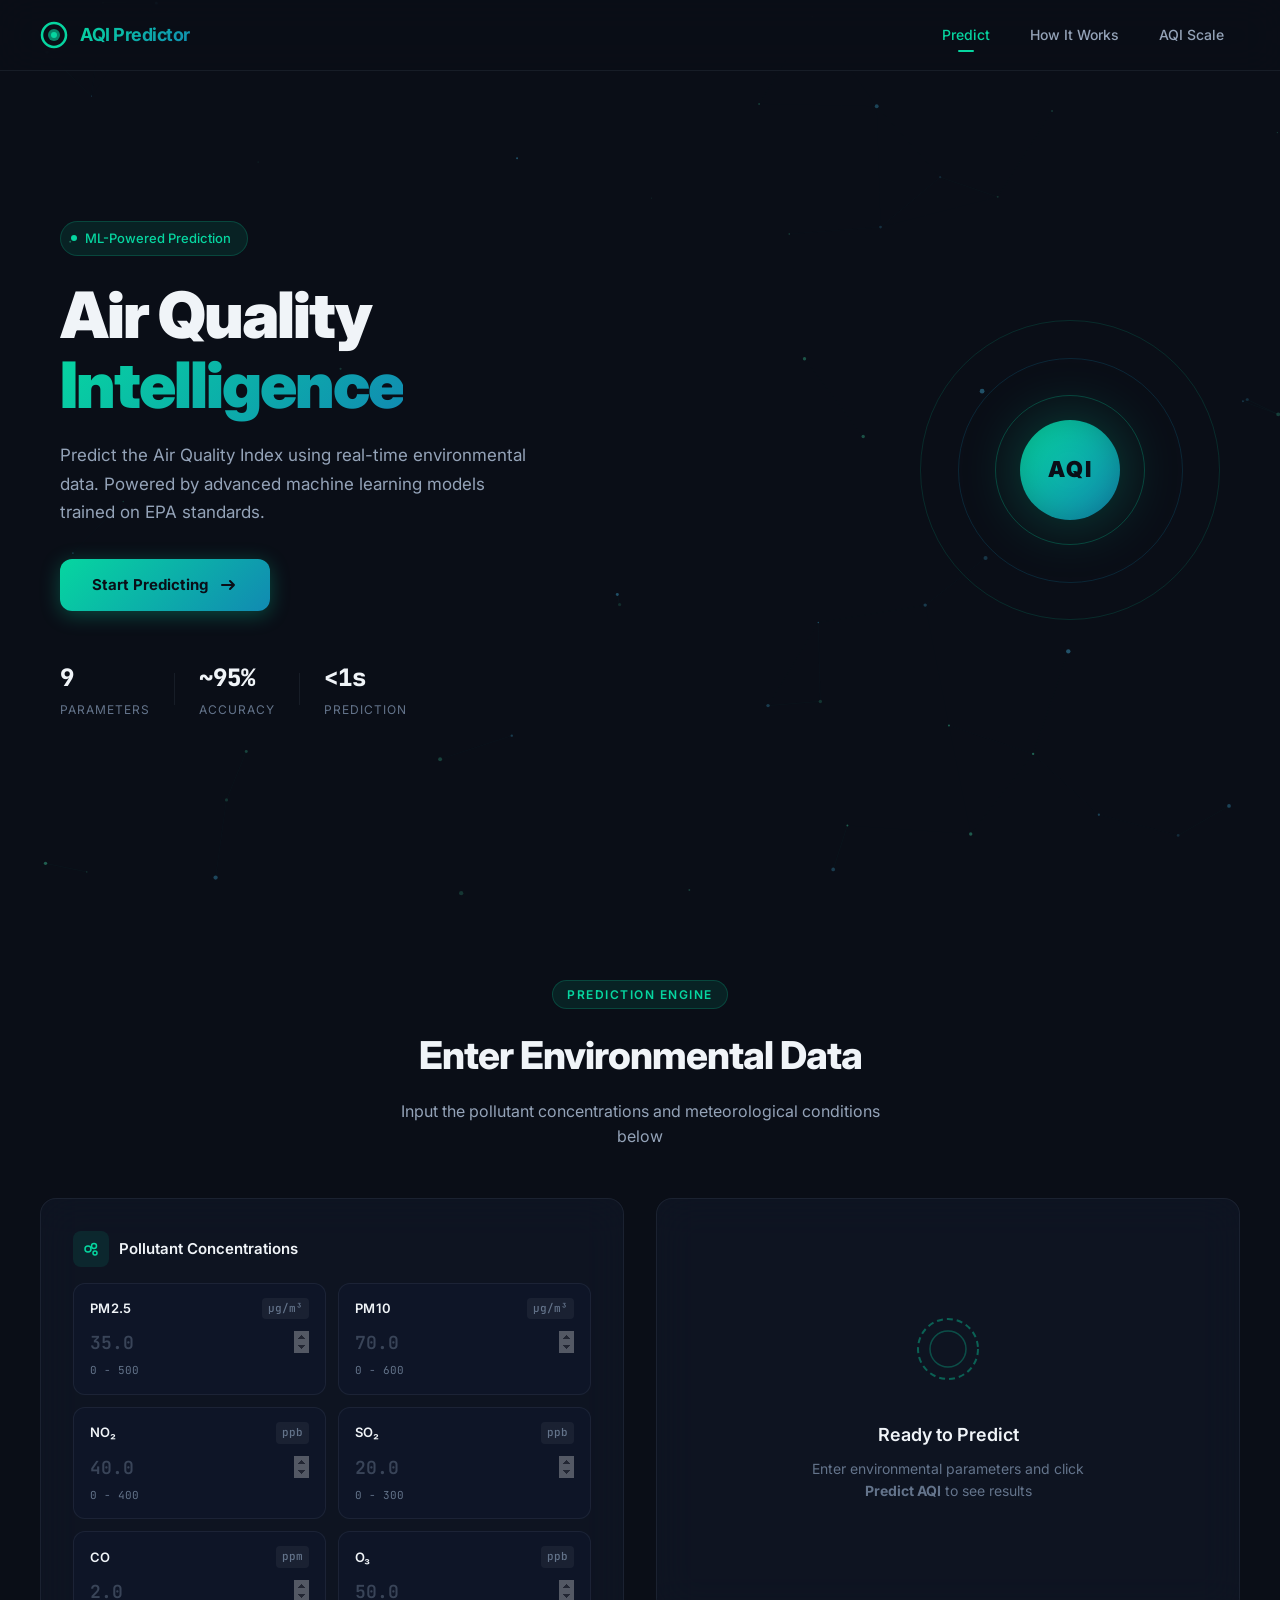
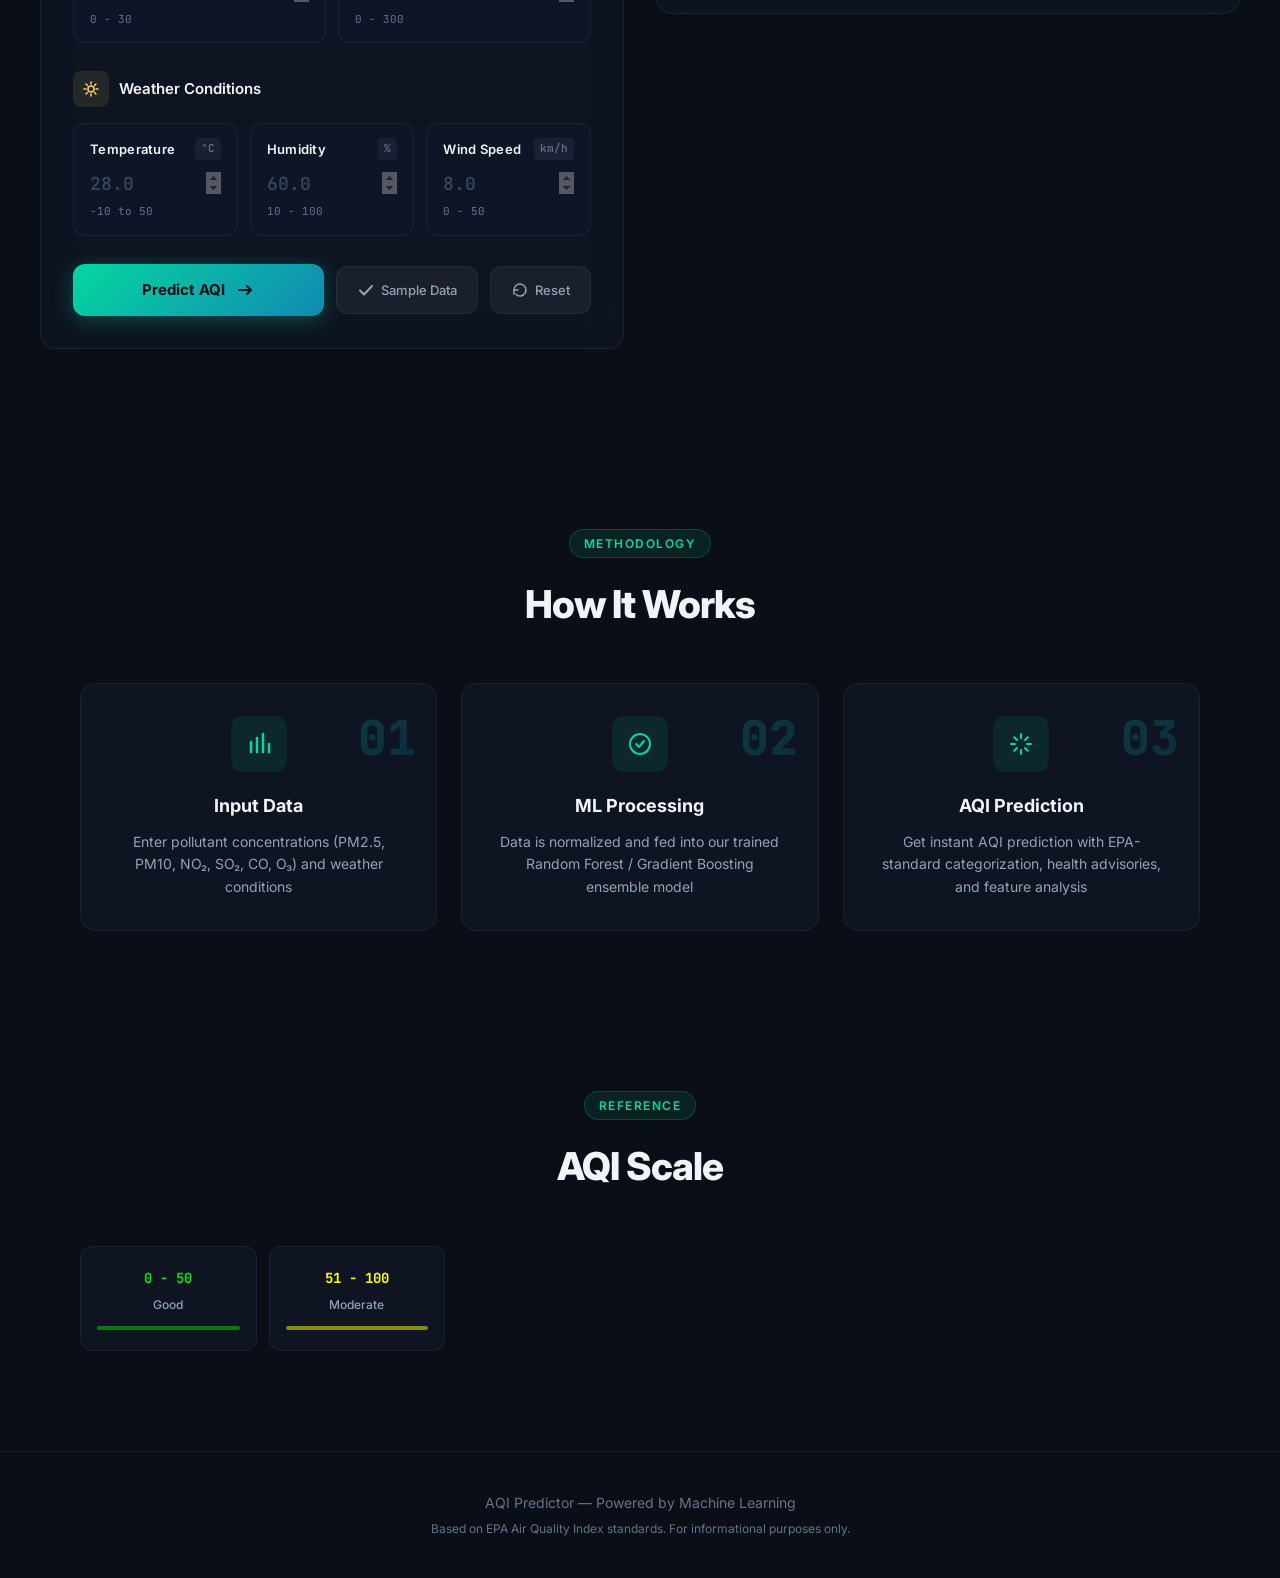
<file: frontend/index.html>
<!DOCTYPE html>
<html lang="en">
<head>
    <meta charset="UTF-8">
    <meta name="viewport" content="width=device-width, initial-scale=1.0">
    <meta name="description" content="Predict Air Quality Index (AQI) using environmental data with machine learning. Get real-time health recommendations based on PM2.5, PM10, NO2, SO2, CO, O3 levels.">
    <title>AQI Predictor — Air Quality Index Prediction</title>
    <link rel="preconnect" href="https://fonts.googleapis.com">
    <link rel="preconnect" href="https://fonts.gstatic.com" crossorigin>
    <link href="https://fonts.googleapis.com/css2?family=Inter:wght@300;400;500;600;700;800;900&family=JetBrains+Mono:wght@400;500;600&display=swap" rel="stylesheet">
    <link rel="stylesheet" href="styles.css">
</head>
<body>
    <!-- Animated Background Particles -->
    <canvas id="particleCanvas"></canvas>

    <!-- Navigation -->
    <nav class="navbar" id="navbar">
        <div class="nav-brand">
            <div class="nav-logo">
                <svg width="28" height="28" viewBox="0 0 28 28" fill="none">
                    <circle cx="14" cy="14" r="12" stroke="url(#navGrad)" stroke-width="2.5" fill="none"/>
                    <circle cx="14" cy="14" r="6" fill="url(#navGrad)" opacity="0.6"/>
                    <circle cx="14" cy="14" r="3" fill="url(#navGrad)"/>
                    <defs>
                        <linearGradient id="navGrad" x1="0" y1="0" x2="28" y2="28">
                            <stop stop-color="#06d6a0"/>
                            <stop offset="1" stop-color="#118ab2"/>
                        </linearGradient>
                    </defs>
                </svg>
            </div>
            <span class="nav-title">AQI Predictor</span>
        </div>
        <div class="nav-links">
            <a href="#predictor" class="nav-link active">Predict</a>
            <a href="#how-it-works" class="nav-link">How It Works</a>
            <a href="#aqi-scale" class="nav-link">AQI Scale</a>
        </div>
    </nav>

    <!-- Hero Section -->
    <section class="hero" id="hero">
        <div class="hero-content">
            <div class="hero-badge">
                <span class="badge-dot"></span>
                ML-Powered Prediction
            </div>
            <h1 class="hero-title">
                Air Quality<br>
                <span class="gradient-text">Intelligence</span>
            </h1>
            <p class="hero-subtitle">
                Predict the Air Quality Index using real-time environmental data. 
                Powered by advanced machine learning models trained on EPA standards.
            </p>
            <a href="#predictor" class="hero-cta">
                <span>Start Predicting</span>
                <svg width="20" height="20" viewBox="0 0 20 20" fill="none">
                    <path d="M4 10h12m-4-4l4 4-4 4" stroke="currentColor" stroke-width="2" stroke-linecap="round" stroke-linejoin="round"/>
                </svg>
            </a>
            <div class="hero-stats">
                <div class="stat-item">
                    <span class="stat-value">9</span>
                    <span class="stat-label">Parameters</span>
                </div>
                <div class="stat-divider"></div>
                <div class="stat-item">
                    <span class="stat-value" id="modelAccuracy">~95%</span>
                    <span class="stat-label">Accuracy</span>
                </div>
                <div class="stat-divider"></div>
                <div class="stat-item">
                    <span class="stat-value">&lt;1s</span>
                    <span class="stat-label">Prediction</span>
                </div>
            </div>
        </div>
        <div class="hero-visual">
            <div class="aqi-orb">
                <div class="orb-ring ring-1"></div>
                <div class="orb-ring ring-2"></div>
                <div class="orb-ring ring-3"></div>
                <div class="orb-core">
                    <span class="orb-value">AQI</span>
                </div>
            </div>
        </div>
    </section>

    <!-- Predictor Section -->
    <section class="predictor-section" id="predictor">
        <div class="section-header">
            <span class="section-tag">Prediction Engine</span>
            <h2 class="section-title">Enter Environmental Data</h2>
            <p class="section-desc">Input the pollutant concentrations and meteorological conditions below</p>
        </div>

        <div class="predictor-layout">
            <!-- Input Form -->
            <div class="input-panel">
                <form id="aqiForm" autocomplete="off">
                    <!-- Pollutants Group -->
                    <div class="input-group">
                        <div class="group-header">
                            <div class="group-icon pollutant-icon">
                                <svg width="20" height="20" viewBox="0 0 20 20" fill="none">
                                    <circle cx="7" cy="10" r="3" stroke="currentColor" stroke-width="1.5"/>
                                    <circle cx="13" cy="7" r="2.5" stroke="currentColor" stroke-width="1.5"/>
                                    <circle cx="14" cy="14" r="2" stroke="currentColor" stroke-width="1.5"/>
                                </svg>
                            </div>
                            <h3>Pollutant Concentrations</h3>
                        </div>
                        <div class="input-grid">
                            <div class="input-card" id="input-pm25">
                                <div class="input-header">
                                    <label for="pm25">PM2.5</label>
                                    <span class="input-unit">µg/m³</span>
                                </div>
                                <input type="number" id="pm25" name="pm25" placeholder="35.0" min="0" max="500" step="0.1" required>
                                <div class="input-range-label">0 - 500</div>
                            </div>
                            <div class="input-card" id="input-pm10">
                                <div class="input-header">
                                    <label for="pm10">PM10</label>
                                    <span class="input-unit">µg/m³</span>
                                </div>
                                <input type="number" id="pm10" name="pm10" placeholder="70.0" min="0" max="600" step="0.1" required>
                                <div class="input-range-label">0 - 600</div>
                            </div>
                            <div class="input-card" id="input-no2">
                                <div class="input-header">
                                    <label for="no2">NO₂</label>
                                    <span class="input-unit">ppb</span>
                                </div>
                                <input type="number" id="no2" name="no2" placeholder="40.0" min="0" max="400" step="0.1" required>
                                <div class="input-range-label">0 - 400</div>
                            </div>
                            <div class="input-card" id="input-so2">
                                <div class="input-header">
                                    <label for="so2">SO₂</label>
                                    <span class="input-unit">ppb</span>
                                </div>
                                <input type="number" id="so2" name="so2" placeholder="20.0" min="0" max="300" step="0.1" required>
                                <div class="input-range-label">0 - 300</div>
                            </div>
                            <div class="input-card" id="input-co">
                                <div class="input-header">
                                    <label for="co">CO</label>
                                    <span class="input-unit">ppm</span>
                                </div>
                                <input type="number" id="co" name="co" placeholder="2.0" min="0" max="30" step="0.01" required>
                                <div class="input-range-label">0 - 30</div>
                            </div>
                            <div class="input-card" id="input-o3">
                                <div class="input-header">
                                    <label for="o3">O₃</label>
                                    <span class="input-unit">ppb</span>
                                </div>
                                <input type="number" id="o3" name="o3" placeholder="50.0" min="0" max="300" step="0.1" required>
                                <div class="input-range-label">0 - 300</div>
                            </div>
                        </div>
                    </div>

                    <!-- Weather Group -->
                    <div class="input-group">
                        <div class="group-header">
                            <div class="group-icon weather-icon">
                                <svg width="20" height="20" viewBox="0 0 20 20" fill="none">
                                    <circle cx="10" cy="10" r="3" stroke="currentColor" stroke-width="1.5"/>
                                    <path d="M10 3v2m0 10v2M3 10h2m10 0h2M5.05 5.05l1.41 1.41m7.08 7.08l1.41 1.41M5.05 14.95l1.41-1.41m7.08-7.08l1.41-1.41" stroke="currentColor" stroke-width="1.5" stroke-linecap="round"/>
                                </svg>
                            </div>
                            <h3>Weather Conditions</h3>
                        </div>
                        <div class="input-grid three-col">
                            <div class="input-card" id="input-temperature">
                                <div class="input-header">
                                    <label for="temperature">Temperature</label>
                                    <span class="input-unit">°C</span>
                                </div>
                                <input type="number" id="temperature" name="temperature" placeholder="28.0" min="-10" max="50" step="0.1" required>
                                <div class="input-range-label">-10 to 50</div>
                            </div>
                            <div class="input-card" id="input-humidity">
                                <div class="input-header">
                                    <label for="humidity">Humidity</label>
                                    <span class="input-unit">%</span>
                                </div>
                                <input type="number" id="humidity" name="humidity" placeholder="60.0" min="10" max="100" step="0.1" required>
                                <div class="input-range-label">10 - 100</div>
                            </div>
                            <div class="input-card" id="input-windspeed">
                                <div class="input-header">
                                    <label for="wind_speed">Wind Speed</label>
                                    <span class="input-unit">km/h</span>
                                </div>
                                <input type="number" id="wind_speed" name="wind_speed" placeholder="8.0" min="0" max="50" step="0.1" required>
                                <div class="input-range-label">0 - 50</div>
                            </div>
                        </div>
                    </div>

                    <!-- Buttons -->
                    <div class="form-actions">
                        <button type="submit" class="btn-predict" id="predictBtn">
                            <span class="btn-text">Predict AQI</span>
                            <span class="btn-loader" id="btnLoader">
                                <svg width="20" height="20" viewBox="0 0 20 20"><circle cx="10" cy="10" r="8" stroke="currentColor" stroke-width="2" fill="none" stroke-dasharray="40" stroke-dashoffset="10"><animateTransform attributeName="transform" type="rotate" from="0 10 10" to="360 10 10" dur="0.8s" repeatCount="indefinite"/></circle></svg>
                            </span>
                            <svg class="btn-arrow" width="20" height="20" viewBox="0 0 20 20" fill="none">
                                <path d="M4 10h12m-4-4l4 4-4 4" stroke="currentColor" stroke-width="2" stroke-linecap="round" stroke-linejoin="round"/>
                            </svg>
                        </button>
                        <button type="button" class="btn-sample" id="sampleBtn" title="Fill with sample data">
                            <svg width="18" height="18" viewBox="0 0 18 18" fill="none">
                                <path d="M3 9.5l4 4L15 5" stroke="currentColor" stroke-width="2" stroke-linecap="round" stroke-linejoin="round"/>
                            </svg>
                            Sample Data
                        </button>
                        <button type="reset" class="btn-reset" id="resetBtn">
                            <svg width="18" height="18" viewBox="0 0 18 18" fill="none">
                                <path d="M3 9a6 6 0 1 1 1.76 4.24" stroke="currentColor" stroke-width="1.5" stroke-linecap="round"/>
                                <path d="M3 13V9h4" stroke="currentColor" stroke-width="1.5" stroke-linecap="round" stroke-linejoin="round"/>
                            </svg>
                            Reset
                        </button>
                    </div>
                </form>
            </div>

            <!-- Results Panel -->
            <div class="results-panel" id="resultsPanel">
                <!-- Empty State -->
                <div class="results-empty" id="resultsEmpty">
                    <div class="empty-illustration">
                        <svg width="80" height="80" viewBox="0 0 80 80" fill="none">
                            <circle cx="40" cy="40" r="30" stroke="url(#emptyGrad)" stroke-width="2" stroke-dasharray="6 4" opacity="0.4"/>
                            <circle cx="40" cy="40" r="18" stroke="url(#emptyGrad)" stroke-width="1.5" opacity="0.3"/>
                            <path d="M40 30v12m0 6v2" stroke="url(#emptyGrad)" stroke-width="2" stroke-linecap="round"/>
                            <defs>
                                <linearGradient id="emptyGrad" x1="10" y1="10" x2="70" y2="70">
                                    <stop stop-color="#06d6a0"/>
                                    <stop offset="1" stop-color="#118ab2"/>
                                </linearGradient>
                            </defs>
                        </svg>
                    </div>
                    <h3>Ready to Predict</h3>
                    <p>Enter environmental parameters and click <strong>Predict AQI</strong> to see results</p>
                </div>

                <!-- Results Content (hidden by default) -->
                <div class="results-content" id="resultsContent" style="display:none;">
                    <!-- AQI Gauge -->
                    <div class="aqi-result-card">
                        <div class="result-label">Predicted Air Quality Index</div>
                        <div class="aqi-gauge-wrapper">
                            <svg class="aqi-gauge" viewBox="0 0 200 120" id="aqiGauge">
                                <!-- Background arc -->
                                <path d="M20 100 A80 80 0 0 1 180 100" fill="none" stroke="rgba(255,255,255,0.08)" stroke-width="14" stroke-linecap="round"/>
                                <!-- Colored segments -->
                                <path d="M20 100 A80 80 0 0 1 46.67 36.67" fill="none" stroke="#00e400" stroke-width="14" stroke-linecap="round" opacity="0.3"/>
                                <path d="M46.67 36.67 A80 80 0 0 1 100 20" fill="none" stroke="#ffff00" stroke-width="14" stroke-linecap="round" opacity="0.3"/>
                                <path d="M100 20 A80 80 0 0 1 153.33 36.67" fill="none" stroke="#ff7e00" stroke-width="14" stroke-linecap="round" opacity="0.3"/>
                                <path d="M153.33 36.67 A80 80 0 0 1 180 100" fill="none" stroke="#ff0000" stroke-width="14" stroke-linecap="round" opacity="0.3"/>
                                <!-- Value arc (animated) -->
                                <path id="gaugeArc" d="M20 100 A80 80 0 0 1 20 100" fill="none" stroke="#06d6a0" stroke-width="14" stroke-linecap="round"/>
                                <!-- Needle -->
                                <line id="gaugeNeedle" x1="100" y1="100" x2="100" y2="30" stroke="white" stroke-width="2" stroke-linecap="round" transform="rotate(-90, 100, 100)"/>
                                <circle cx="100" cy="100" r="5" fill="white"/>
                            </svg>
                        </div>
                        <div class="aqi-value-display">
                            <span class="aqi-number" id="aqiValue">--</span>
                            <span class="aqi-max">/ 500</span>
                        </div>
                        <div class="aqi-category-badge" id="aqiBadge">
                            <span id="aqiEmoji"></span>
                            <span id="aqiCategory">--</span>
                        </div>
                    </div>

                    <!-- Health Info -->
                    <div class="health-card" id="healthCard">
                        <div class="health-header">
                            <svg width="20" height="20" viewBox="0 0 20 20" fill="none">
                                <path d="M10 18s-7-4.35-7-9.5A4.5 4.5 0 0 1 10 5.5 4.5 4.5 0 0 1 17 8.5c0 5.15-7 9.5-7 9.5z" stroke="currentColor" stroke-width="1.5" fill="none"/>
                            </svg>
                            <h4>Health Advisory</h4>
                        </div>
                        <p id="healthDescription" class="health-desc"></p>
                        <div class="health-advice-grid">
                            <div class="advice-item">
                                <span class="advice-label">General Public</span>
                                <p id="healthAdvice"></p>
                            </div>
                            <div class="advice-item">
                                <span class="advice-label">Sensitive Groups</span>
                                <p id="sensitiveAdvice"></p>
                            </div>
                        </div>
                    </div>

                    <!-- Feature Contributions -->
                    <div class="contributions-card">
                        <h4>
                            <svg width="18" height="18" viewBox="0 0 18 18" fill="none">
                                <rect x="2" y="10" width="3" height="6" rx="1" fill="currentColor" opacity="0.4"/>
                                <rect x="7.5" y="6" width="3" height="10" rx="1" fill="currentColor" opacity="0.6"/>
                                <rect x="13" y="2" width="3" height="14" rx="1" fill="currentColor"/>
                            </svg>
                            Feature Impact
                        </h4>
                        <div id="contributionBars" class="contribution-bars"></div>
                    </div>

                    <!-- Model Info -->
                    <div class="model-info-card">
                        <div class="model-meta">
                            <span class="model-badge" id="modelName">Random Forest</span>
                            <span class="model-metric">R² <strong id="modelR2">0.95</strong></span>
                            <span class="model-metric">MAE <strong id="modelMAE">5.2</strong></span>
                        </div>
                    </div>
                </div>
            </div>
        </div>
    </section>

    <!-- How It Works -->
    <section class="how-section" id="how-it-works">
        <div class="section-header">
            <span class="section-tag">Methodology</span>
            <h2 class="section-title">How It Works</h2>
        </div>
        <div class="steps-grid">
            <div class="step-card">
                <div class="step-number">01</div>
                <div class="step-icon">
                    <svg width="32" height="32" viewBox="0 0 32 32" fill="none">
                        <path d="M8 24V14m6 10V10m6 14V6m6 18v-8" stroke="currentColor" stroke-width="2.5" stroke-linecap="round"/>
                    </svg>
                </div>
                <h3>Input Data</h3>
                <p>Enter pollutant concentrations (PM2.5, PM10, NO₂, SO₂, CO, O₃) and weather conditions</p>
            </div>
            <div class="step-card">
                <div class="step-number">02</div>
                <div class="step-icon">
                    <svg width="32" height="32" viewBox="0 0 32 32" fill="none">
                        <circle cx="16" cy="16" r="10" stroke="currentColor" stroke-width="2"/>
                        <path d="M12 16l3 3 5-6" stroke="currentColor" stroke-width="2" stroke-linecap="round" stroke-linejoin="round"/>
                    </svg>
                </div>
                <h3>ML Processing</h3>
                <p>Data is normalized and fed into our trained Random Forest / Gradient Boosting ensemble model</p>
            </div>
            <div class="step-card">
                <div class="step-number">03</div>
                <div class="step-icon">
                    <svg width="32" height="32" viewBox="0 0 32 32" fill="none">
                        <path d="M16 6v4m0 12v4M6 16h4m12 0h4M9.17 9.17l2.83 2.83m8 8l2.83 2.83M9.17 22.83l2.83-2.83m8-8l2.83-2.83" stroke="currentColor" stroke-width="2" stroke-linecap="round"/>
                    </svg>
                </div>
                <h3>AQI Prediction</h3>
                <p>Get instant AQI prediction with EPA-standard categorization, health advisories, and feature analysis</p>
            </div>
        </div>
    </section>

    <!-- AQI Scale Reference -->
    <section class="scale-section" id="aqi-scale">
        <div class="section-header">
            <span class="section-tag">Reference</span>
            <h2 class="section-title">AQI Scale</h2>
        </div>
        <div class="scale-grid">
            <div class="scale-card" style="--scale-color: #00e400">
                <div class="scale-range">0 - 50</div>
                <div class="scale-name">Good</div>
                <div class="scale-bar"></div>
            </div>
            <div class="scale-card" style="--scale-color: #ffff00">
                <div class="scale-range">51 - 100</div>
                <div class="scale-name">Moderate</div>
                <div class="scale-bar"></div>
            </div>
            <div class="scale-card" style="--scale-color: #ff7e00">
                <div class="scale-range">101 - 150</div>
                <div class="scale-name">Unhealthy (Sensitive)</div>
                <div class="scale-bar"></div>
            </div>
            <div class="scale-card" style="--scale-color: #ff0000">
                <div class="scale-range">151 - 200</div>
                <div class="scale-name">Unhealthy</div>
                <div class="scale-bar"></div>
            </div>
            <div class="scale-card" style="--scale-color: #8f3f97">
                <div class="scale-range">201 - 300</div>
                <div class="scale-name">Very Unhealthy</div>
                <div class="scale-bar"></div>
            </div>
            <div class="scale-card" style="--scale-color: #7e0023">
                <div class="scale-range">301 - 500</div>
                <div class="scale-name">Hazardous</div>
                <div class="scale-bar"></div>
            </div>
        </div>
    </section>

    <!-- Footer -->
    <footer class="footer">
        <div class="footer-content">
            <p>AQI Predictor — Powered by Machine Learning</p>
            <p class="footer-note">Based on EPA Air Quality Index standards. For informational purposes only.</p>
        </div>
    </footer>

    <!-- Error Toast -->
    <div class="toast" id="errorToast">
        <div class="toast-icon">
            <svg width="20" height="20" viewBox="0 0 20 20" fill="none">
                <circle cx="10" cy="10" r="8" stroke="currentColor" stroke-width="1.5"/>
                <path d="M10 6v5m0 3v0" stroke="currentColor" stroke-width="2" stroke-linecap="round"/>
            </svg>
        </div>
        <span id="toastMessage">Error occurred</span>
        <button class="toast-close" onclick="hideToast()">×</button>
    </div>

    <script src="app.js"></script>
</body>
</html>
</file>
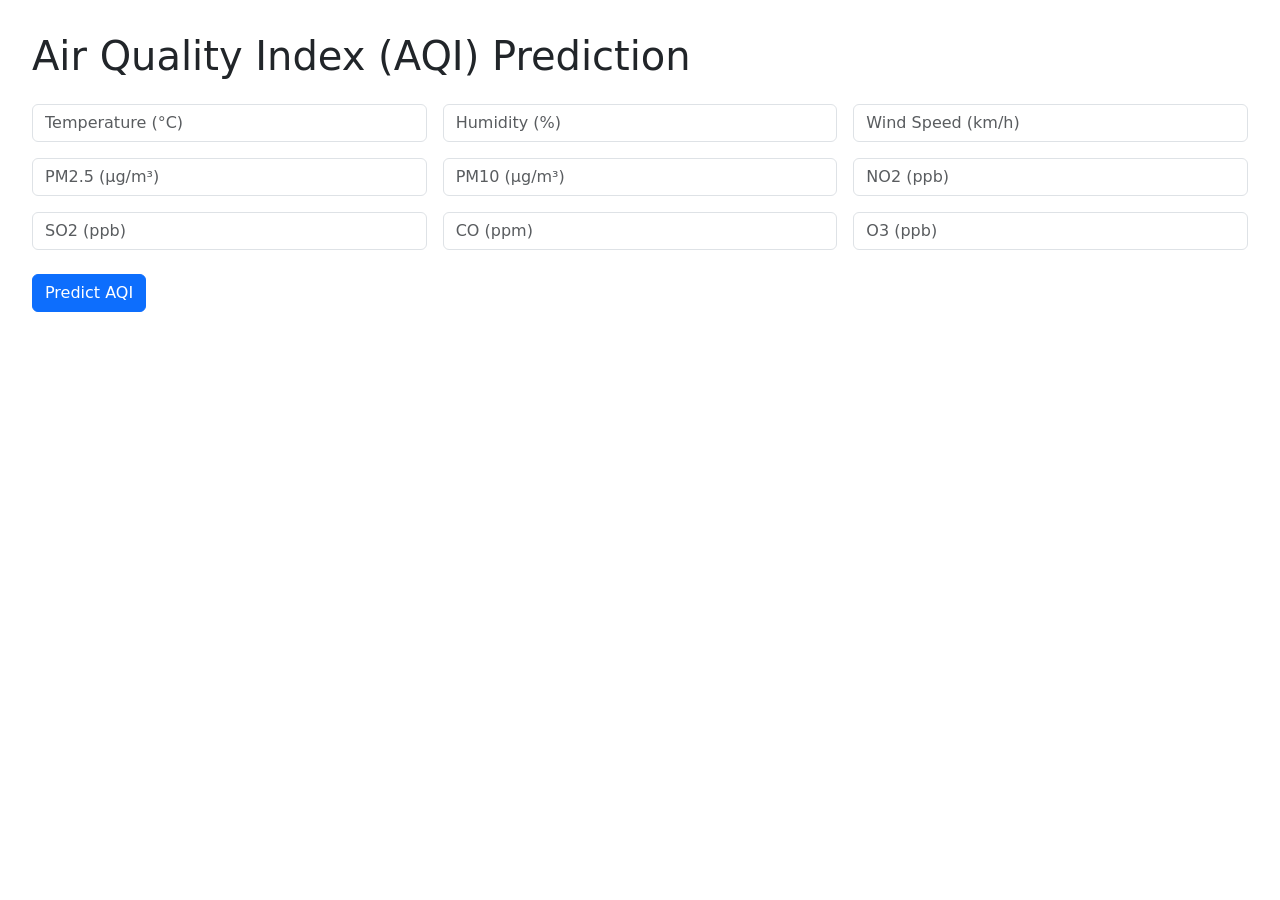
<file: src/templates/index.html>
<!doctype html>
<html lang="en">
<head>
  <meta charset="utf-8">
  <title>AQI Prediction</title>
  <link href="https://cdn.jsdelivr.net/npm/bootstrap@5.3.3/dist/css/bootstrap.min.css" rel="stylesheet">
  <style>
    body { padding: 2rem; }
    .result { margin-top: 1rem; }
  </style>
</head>
<body>
  <h1 class="mb-4">Air Quality Index (AQI) Prediction</h1>
  <form id="aqiForm">
    <div class="row g-3">
      <div class="col-md-4"><input class="form-control" name="Temperature" placeholder="Temperature (°C)" required></div>
      <div class="col-md-4"><input class="form-control" name="Humidity" placeholder="Humidity (%)" required></div>
      <div class="col-md-4"><input class="form-control" name="Wind_Speed" placeholder="Wind Speed (km/h)" required></div>

      <div class="col-md-4"><input class="form-control" name="PM2.5" placeholder="PM2.5 (µg/m³)" required></div>
      <div class="col-md-4"><input class="form-control" name="PM10" placeholder="PM10 (µg/m³)" required></div>
      <div class="col-md-4"><input class="form-control" name="NO2" placeholder="NO2 (ppb)" required></div>

      <div class="col-md-4"><input class="form-control" name="SO2" placeholder="SO2 (ppb)" required></div>
      <div class="col-md-4"><input class="form-control" name="CO" placeholder="CO (ppm)" required></div>
      <div class="col-md-4"><input class="form-control" name="O3" placeholder="O3 (ppb)" required></div>
    </div>
    <button type="submit" class="btn btn-primary mt-4">Predict AQI</button>
  </form>

  <div id="result" class="result"></div>

  <script>
    const form = document.getElementById('aqiForm');
    const resultDiv = document.getElementById('result');
    form.addEventListener('submit', async e => {
      e.preventDefault();
      const data = Object.fromEntries(new FormData(form));
      // Convert numeric fields to numbers (optional but nice)
      for (const key of Object.keys(data)) {
        const val = data[key];
        data[key] = isNaN(val) ? val : Number(val);
      }
      try {
        const response = await fetch('/predict', {
          method: 'POST',
          headers: { 'Content-Type': 'application/json' },
          body: JSON.stringify(data)
        });
        const json = await response.json();
        if (response.ok) {
          resultDiv.innerHTML = `<h3>Predicted AQI: ${json.predicted_AQI}</h3>`;
        } else {
          resultDiv.innerHTML = `<pre style="color:red;">Error: ${JSON.stringify(json, null, 2)}</pre>`;
        }
      } catch (err) {
        resultDiv.innerHTML = `<pre style="color:red;">${err}</pre>`;
      }
    });
  </script>
</body>
</html>
</file>
<file: frontend/styles.css>
/* ====================================
   AQI Predictor — Design System
   ==================================== */

:root {
    /* Color Palette */
    --bg-primary: #0a0e17;
    --bg-secondary: #111827;
    --bg-card: rgba(17, 24, 39, 0.7);
    --bg-card-hover: rgba(22, 33, 55, 0.8);
    --bg-input: rgba(15, 23, 42, 0.8);
    
    --text-primary: #f0f4f8;
    --text-secondary: #94a3b8;
    --text-muted: #64748b;
    
    --accent-primary: #06d6a0;
    --accent-secondary: #118ab2;
    --accent-tertiary: #ffd166;
    --accent-danger: #ef4444;
    
    --gradient-primary: linear-gradient(135deg, #06d6a0, #118ab2);
    --gradient-warm: linear-gradient(135deg, #ffd166, #ef4444);
    --gradient-glass: linear-gradient(135deg, rgba(6, 214, 160, 0.1), rgba(17, 138, 178, 0.05));
    
    --border-subtle: rgba(148, 163, 184, 0.1);
    --border-accent: rgba(6, 214, 160, 0.3);
    
    --shadow-sm: 0 2px 8px rgba(0, 0, 0, 0.3);
    --shadow-md: 0 4px 20px rgba(0, 0, 0, 0.4);
    --shadow-lg: 0 8px 40px rgba(0, 0, 0, 0.5);
    --shadow-glow: 0 0 30px rgba(6, 214, 160, 0.15);
    
    --radius-sm: 8px;
    --radius-md: 12px;
    --radius-lg: 16px;
    --radius-xl: 24px;
    
    --font-primary: 'Inter', -apple-system, BlinkMacSystemFont, sans-serif;
    --font-mono: 'JetBrains Mono', 'Fira Code', monospace;
    
    --transition-fast: 0.15s ease;
    --transition-normal: 0.3s ease;
    --transition-slow: 0.5s cubic-bezier(0.16, 1, 0.3, 1);
}

/* ====================================
   Reset & Base
   ==================================== */
*, *::before, *::after {
    margin: 0;
    padding: 0;
    box-sizing: border-box;
}

html {
    scroll-behavior: smooth;
    -webkit-font-smoothing: antialiased;
    -moz-osx-font-smoothing: grayscale;
}

body {
    font-family: var(--font-primary);
    background: var(--bg-primary);
    color: var(--text-primary);
    line-height: 1.6;
    overflow-x: hidden;
    min-height: 100vh;
}

/* ====================================
   Particle Canvas Background
   ==================================== */
#particleCanvas {
    position: fixed;
    top: 0;
    left: 0;
    width: 100%;
    height: 100%;
    pointer-events: none;
    z-index: 0;
}

/* ====================================
   Navigation
   ==================================== */
.navbar {
    position: fixed;
    top: 0;
    left: 0;
    right: 0;
    z-index: 100;
    display: flex;
    align-items: center;
    justify-content: space-between;
    padding: 16px 40px;
    background: rgba(10, 14, 23, 0.8);
    backdrop-filter: blur(20px);
    border-bottom: 1px solid var(--border-subtle);
    transition: all var(--transition-normal);
}

.navbar.scrolled {
    padding: 12px 40px;
    background: rgba(10, 14, 23, 0.95);
}

.nav-brand {
    display: flex;
    align-items: center;
    gap: 12px;
}

.nav-logo {
    display: flex;
    align-items: center;
    animation: pulse-glow 3s ease-in-out infinite;
}

@keyframes pulse-glow {
    0%, 100% { filter: drop-shadow(0 0 4px rgba(6, 214, 160, 0.3)); }
    50% { filter: drop-shadow(0 0 12px rgba(6, 214, 160, 0.6)); }
}

.nav-title {
    font-size: 18px;
    font-weight: 700;
    letter-spacing: -0.5px;
    background: var(--gradient-primary);
    -webkit-background-clip: text;
    -webkit-text-fill-color: transparent;
    background-clip: text;
}

.nav-links {
    display: flex;
    gap: 8px;
}

.nav-link {
    color: var(--text-secondary);
    text-decoration: none;
    font-size: 14px;
    font-weight: 500;
    padding: 8px 16px;
    border-radius: var(--radius-sm);
    transition: all var(--transition-fast);
    position: relative;
}

.nav-link:hover {
    color: var(--text-primary);
    background: rgba(255, 255, 255, 0.05);
}

.nav-link.active {
    color: var(--accent-primary);
}

.nav-link.active::after {
    content: '';
    position: absolute;
    bottom: 2px;
    left: 50%;
    transform: translateX(-50%);
    width: 16px;
    height: 2px;
    background: var(--accent-primary);
    border-radius: 1px;
}

/* ====================================
   Hero Section
   ==================================== */
.hero {
    position: relative;
    z-index: 1;
    min-height: 100vh;
    display: flex;
    align-items: center;
    justify-content: space-between;
    padding: 120px 60px 80px;
    gap: 60px;
    max-width: 1400px;
    margin: 0 auto;
}

.hero-content {
    flex: 1;
    max-width: 600px;
}

.hero-badge {
    display: inline-flex;
    align-items: center;
    gap: 8px;
    padding: 6px 16px 6px 10px;
    background: rgba(6, 214, 160, 0.1);
    border: 1px solid rgba(6, 214, 160, 0.2);
    border-radius: 100px;
    font-size: 13px;
    font-weight: 500;
    color: var(--accent-primary);
    margin-bottom: 24px;
    animation: fadeInUp 0.6s ease;
}

.badge-dot {
    width: 6px;
    height: 6px;
    background: var(--accent-primary);
    border-radius: 50%;
    animation: blink 2s ease infinite;
}

@keyframes blink {
    0%, 100% { opacity: 1; }
    50% { opacity: 0.3; }
}

.hero-title {
    font-size: clamp(40px, 5vw, 64px);
    font-weight: 900;
    line-height: 1.1;
    letter-spacing: -2px;
    margin-bottom: 20px;
    animation: fadeInUp 0.6s ease 0.1s both;
}

.gradient-text {
    background: var(--gradient-primary);
    -webkit-background-clip: text;
    -webkit-text-fill-color: transparent;
    background-clip: text;
}

.hero-subtitle {
    font-size: 17px;
    color: var(--text-secondary);
    line-height: 1.7;
    margin-bottom: 32px;
    max-width: 480px;
    animation: fadeInUp 0.6s ease 0.2s both;
}

.hero-cta {
    display: inline-flex;
    align-items: center;
    gap: 10px;
    padding: 14px 32px;
    background: var(--gradient-primary);
    color: var(--bg-primary);
    text-decoration: none;
    font-weight: 700;
    font-size: 15px;
    border-radius: var(--radius-md);
    transition: all var(--transition-normal);
    box-shadow: 0 4px 20px rgba(6, 214, 160, 0.3);
    animation: fadeInUp 0.6s ease 0.3s both;
}

.hero-cta:hover {
    transform: translateY(-2px);
    box-shadow: 0 8px 30px rgba(6, 214, 160, 0.4);
}

.hero-cta svg {
    transition: transform var(--transition-fast);
}

.hero-cta:hover svg {
    transform: translateX(4px);
}

.hero-stats {
    display: flex;
    align-items: center;
    gap: 24px;
    margin-top: 48px;
    animation: fadeInUp 0.6s ease 0.4s both;
}

.stat-item {
    display: flex;
    flex-direction: column;
}

.stat-value {
    font-size: 24px;
    font-weight: 800;
    font-family: var(--font-mono);
    color: var(--text-primary);
}

.stat-label {
    font-size: 12px;
    color: var(--text-muted);
    text-transform: uppercase;
    letter-spacing: 1px;
    margin-top: 2px;
}

.stat-divider {
    width: 1px;
    height: 32px;
    background: var(--border-subtle);
}

/* Hero Visual - Animated Orb */
.hero-visual {
    flex-shrink: 0;
    display: flex;
    align-items: center;
    justify-content: center;
    animation: fadeIn 1s ease 0.5s both;
}

.aqi-orb {
    position: relative;
    width: 300px;
    height: 300px;
    display: flex;
    align-items: center;
    justify-content: center;
}

.orb-ring {
    position: absolute;
    border-radius: 50%;
    border: 1.5px solid;
}

.ring-1 {
    width: 100%;
    height: 100%;
    border-color: rgba(6, 214, 160, 0.15);
    animation: orbit 20s linear infinite;
}

.ring-2 {
    width: 75%;
    height: 75%;
    border-color: rgba(17, 138, 178, 0.2);
    animation: orbit 15s linear infinite reverse;
}

.ring-3 {
    width: 50%;
    height: 50%;
    border-color: rgba(6, 214, 160, 0.25);
    animation: orbit 10s linear infinite;
}

@keyframes orbit {
    from { transform: rotate(0deg); }
    to { transform: rotate(360deg); }
}

.orb-core {
    width: 100px;
    height: 100px;
    border-radius: 50%;
    background: var(--gradient-primary);
    display: flex;
    align-items: center;
    justify-content: center;
    box-shadow: 0 0 60px rgba(6, 214, 160, 0.3), inset 0 0 30px rgba(0, 0, 0, 0.2);
    animation: pulse 3s ease-in-out infinite;
}

@keyframes pulse {
    0%, 100% { transform: scale(1); box-shadow: 0 0 60px rgba(6, 214, 160, 0.3); }
    50% { transform: scale(1.05); box-shadow: 0 0 80px rgba(6, 214, 160, 0.5); }
}

.orb-value {
    font-size: 22px;
    font-weight: 900;
    color: var(--bg-primary);
    letter-spacing: 2px;
}

/* ====================================
   Section Common Styles
   ==================================== */
.section-header {
    text-align: center;
    margin-bottom: 48px;
}

.section-tag {
    display: inline-block;
    padding: 4px 14px;
    background: rgba(6, 214, 160, 0.1);
    border: 1px solid rgba(6, 214, 160, 0.2);
    border-radius: 100px;
    font-size: 12px;
    font-weight: 600;
    color: var(--accent-primary);
    text-transform: uppercase;
    letter-spacing: 1.5px;
    margin-bottom: 16px;
}

.section-title {
    font-size: clamp(28px, 3vw, 40px);
    font-weight: 800;
    letter-spacing: -1px;
    margin-bottom: 12px;
}

.section-desc {
    font-size: 16px;
    color: var(--text-secondary);
    max-width: 500px;
    margin: 0 auto;
}

/* ====================================
   Predictor Section
   ==================================== */
.predictor-section {
    position: relative;
    z-index: 1;
    padding: 80px 40px 100px;
    max-width: 1400px;
    margin: 0 auto;
}

.predictor-layout {
    display: grid;
    grid-template-columns: 1fr 1fr;
    gap: 32px;
    align-items: start;
}

/* Input Panel */
.input-panel {
    background: var(--bg-card);
    border: 1px solid var(--border-subtle);
    border-radius: var(--radius-lg);
    padding: 32px;
    backdrop-filter: blur(20px);
    transition: all var(--transition-normal);
}

.input-panel:hover {
    border-color: var(--border-accent);
    box-shadow: var(--shadow-glow);
}

.input-group {
    margin-bottom: 28px;
}

.group-header {
    display: flex;
    align-items: center;
    gap: 10px;
    margin-bottom: 16px;
}

.group-icon {
    width: 36px;
    height: 36px;
    display: flex;
    align-items: center;
    justify-content: center;
    border-radius: var(--radius-sm);
    background: rgba(6, 214, 160, 0.1);
    color: var(--accent-primary);
}

.weather-icon {
    background: rgba(255, 209, 102, 0.1);
    color: var(--accent-tertiary);
}

.group-header h3 {
    font-size: 15px;
    font-weight: 600;
    color: var(--text-primary);
}

.input-grid {
    display: grid;
    grid-template-columns: 1fr 1fr;
    gap: 12px;
}

.input-grid.three-col {
    grid-template-columns: 1fr 1fr 1fr;
}

.input-card {
    background: var(--bg-input);
    border: 1px solid var(--border-subtle);
    border-radius: var(--radius-md);
    padding: 14px 16px;
    transition: all var(--transition-fast);
}

.input-card:focus-within {
    border-color: var(--accent-primary);
    box-shadow: 0 0 0 3px rgba(6, 214, 160, 0.1);
    background: rgba(6, 214, 160, 0.03);
}

.input-header {
    display: flex;
    justify-content: space-between;
    align-items: center;
    margin-bottom: 8px;
}

.input-header label {
    font-size: 13px;
    font-weight: 600;
    color: var(--text-primary);
    letter-spacing: 0.3px;
}

.input-unit {
    font-size: 11px;
    font-weight: 500;
    color: var(--text-muted);
    font-family: var(--font-mono);
    background: rgba(255, 255, 255, 0.05);
    padding: 2px 6px;
    border-radius: 4px;
}

.input-card input {
    width: 100%;
    background: transparent;
    border: none;
    outline: none;
    font-family: var(--font-mono);
    font-size: 18px;
    font-weight: 600;
    color: var(--text-primary);
    padding: 4px 0;
}

.input-card input::placeholder {
    color: var(--text-muted);
    opacity: 0.5;
}

.input-card input::-webkit-inner-spin-button,
.input-card input::-webkit-outer-spin-button {
    opacity: 0.3;
}

.input-range-label {
    font-size: 11px;
    color: var(--text-muted);
    font-family: var(--font-mono);
    margin-top: 4px;
}

/* Form Actions */
.form-actions {
    display: flex;
    gap: 12px;
    align-items: center;
    flex-wrap: wrap;
}

.btn-predict {
    flex: 1;
    display: flex;
    align-items: center;
    justify-content: center;
    gap: 10px;
    padding: 16px 32px;
    background: var(--gradient-primary);
    color: var(--bg-primary);
    border: none;
    border-radius: var(--radius-md);
    font-family: var(--font-primary);
    font-size: 15px;
    font-weight: 700;
    cursor: pointer;
    transition: all var(--transition-normal);
    box-shadow: 0 4px 20px rgba(6, 214, 160, 0.3);
    position: relative;
    overflow: hidden;
}

.btn-predict::before {
    content: '';
    position: absolute;
    inset: 0;
    background: linear-gradient(135deg, rgba(255,255,255,0.2), transparent);
    opacity: 0;
    transition: opacity var(--transition-fast);
}

.btn-predict:hover::before {
    opacity: 1;
}

.btn-predict:hover {
    transform: translateY(-2px);
    box-shadow: 0 8px 30px rgba(6, 214, 160, 0.4);
}

.btn-predict:active {
    transform: translateY(0);
}

.btn-predict.loading .btn-text,
.btn-predict.loading .btn-arrow {
    display: none;
}

.btn-predict .btn-loader {
    display: none;
}

.btn-predict.loading .btn-loader {
    display: flex;
}

.btn-sample, .btn-reset {
    display: flex;
    align-items: center;
    gap: 6px;
    padding: 14px 20px;
    background: rgba(255, 255, 255, 0.05);
    color: var(--text-secondary);
    border: 1px solid var(--border-subtle);
    border-radius: var(--radius-md);
    font-family: var(--font-primary);
    font-size: 13px;
    font-weight: 500;
    cursor: pointer;
    transition: all var(--transition-fast);
}

.btn-sample:hover, .btn-reset:hover {
    background: rgba(255, 255, 255, 0.1);
    color: var(--text-primary);
    border-color: rgba(255, 255, 255, 0.15);
}

/* ====================================
   Results Panel
   ==================================== */
.results-panel {
    position: sticky;
    top: 90px;
    background: var(--bg-card);
    border: 1px solid var(--border-subtle);
    border-radius: var(--radius-lg);
    padding: 32px;
    backdrop-filter: blur(20px);
    min-height: 400px;
    transition: all var(--transition-normal);
}

/* Empty State */
.results-empty {
    display: flex;
    flex-direction: column;
    align-items: center;
    justify-content: center;
    min-height: 350px;
    text-align: center;
}

.empty-illustration {
    margin-bottom: 24px;
    animation: float 4s ease-in-out infinite;
}

@keyframes float {
    0%, 100% { transform: translateY(0); }
    50% { transform: translateY(-10px); }
}

.results-empty h3 {
    font-size: 18px;
    font-weight: 600;
    margin-bottom: 8px;
    color: var(--text-primary);
}

.results-empty p {
    font-size: 14px;
    color: var(--text-muted);
    max-width: 280px;
}

/* Results Content */
.results-content {
    animation: fadeInUp 0.5s ease;
}

/* AQI Result Card */
.aqi-result-card {
    text-align: center;
    margin-bottom: 24px;
    padding: 24px;
    background: var(--gradient-glass);
    border-radius: var(--radius-lg);
    border: 1px solid var(--border-subtle);
}

.result-label {
    font-size: 12px;
    font-weight: 600;
    color: var(--text-muted);
    text-transform: uppercase;
    letter-spacing: 1.5px;
    margin-bottom: 8px;
}

.aqi-gauge-wrapper {
    max-width: 240px;
    margin: 0 auto 8px;
}

.aqi-gauge {
    width: 100%;
    height: auto;
}

.aqi-value-display {
    display: flex;
    align-items: baseline;
    justify-content: center;
    gap: 4px;
    margin-bottom: 12px;
}

.aqi-number {
    font-size: 56px;
    font-weight: 900;
    font-family: var(--font-mono);
    line-height: 1;
    transition: color var(--transition-normal);
}

.aqi-max {
    font-size: 16px;
    color: var(--text-muted);
    font-family: var(--font-mono);
}

.aqi-category-badge {
    display: inline-flex;
    align-items: center;
    gap: 8px;
    padding: 8px 20px;
    background: rgba(255, 255, 255, 0.05);
    border: 1px solid var(--border-subtle);
    border-radius: 100px;
    font-size: 14px;
    font-weight: 600;
    transition: all var(--transition-normal);
}

/* Health Card */
.health-card {
    background: rgba(255, 255, 255, 0.02);
    border: 1px solid var(--border-subtle);
    border-radius: var(--radius-md);
    padding: 20px;
    margin-bottom: 20px;
    transition: border-color var(--transition-normal);
}

.health-header {
    display: flex;
    align-items: center;
    gap: 8px;
    margin-bottom: 12px;
    color: var(--text-primary);
}

.health-header h4 {
    font-size: 14px;
    font-weight: 600;
}

.health-desc {
    font-size: 14px;
    color: var(--text-secondary);
    margin-bottom: 16px;
    line-height: 1.6;
}

.health-advice-grid {
    display: grid;
    gap: 12px;
}

.advice-item {
    padding: 12px;
    background: rgba(255, 255, 255, 0.02);
    border-radius: var(--radius-sm);
    border-left: 3px solid var(--accent-primary);
}

.advice-label {
    font-size: 11px;
    font-weight: 600;
    color: var(--accent-primary);
    text-transform: uppercase;
    letter-spacing: 1px;
    margin-bottom: 4px;
    display: block;
}

.advice-item p {
    font-size: 13px;
    color: var(--text-secondary);
    line-height: 1.5;
}

/* Contributions */
.contributions-card {
    background: rgba(255, 255, 255, 0.02);
    border: 1px solid var(--border-subtle);
    border-radius: var(--radius-md);
    padding: 20px;
    margin-bottom: 20px;
}

.contributions-card h4 {
    display: flex;
    align-items: center;
    gap: 8px;
    font-size: 14px;
    font-weight: 600;
    margin-bottom: 16px;
    color: var(--text-primary);
}

.contribution-bars {
    display: flex;
    flex-direction: column;
    gap: 10px;
}

.contrib-row {
    display: grid;
    grid-template-columns: 80px 1fr 50px;
    align-items: center;
    gap: 12px;
}

.contrib-label {
    font-size: 12px;
    font-weight: 500;
    color: var(--text-secondary);
    font-family: var(--font-mono);
}

.contrib-bar-wrapper {
    height: 8px;
    background: rgba(255, 255, 255, 0.05);
    border-radius: 4px;
    overflow: hidden;
}

.contrib-bar {
    height: 100%;
    border-radius: 4px;
    background: var(--gradient-primary);
    transition: width 0.8s cubic-bezier(0.16, 1, 0.3, 1);
    width: 0;
}

.contrib-value {
    font-size: 11px;
    font-weight: 600;
    color: var(--text-muted);
    font-family: var(--font-mono);
    text-align: right;
}

/* Model Info */
.model-info-card {
    padding: 12px 16px;
    background: rgba(255, 255, 255, 0.02);
    border: 1px solid var(--border-subtle);
    border-radius: var(--radius-md);
}

.model-meta {
    display: flex;
    align-items: center;
    gap: 12px;
    flex-wrap: wrap;
}

.model-badge {
    font-size: 12px;
    font-weight: 600;
    color: var(--accent-primary);
    background: rgba(6, 214, 160, 0.1);
    padding: 4px 10px;
    border-radius: 100px;
    font-family: var(--font-mono);
}

.model-metric {
    font-size: 12px;
    color: var(--text-muted);
    font-family: var(--font-mono);
}

.model-metric strong {
    color: var(--text-secondary);
}

/* ====================================
   How It Works Section
   ==================================== */
.how-section {
    position: relative;
    z-index: 1;
    padding: 80px 40px;
    max-width: 1200px;
    margin: 0 auto;
}

.steps-grid {
    display: grid;
    grid-template-columns: repeat(3, 1fr);
    gap: 24px;
}

.step-card {
    background: var(--bg-card);
    border: 1px solid var(--border-subtle);
    border-radius: var(--radius-lg);
    padding: 32px;
    text-align: center;
    transition: all var(--transition-normal);
    position: relative;
    overflow: hidden;
}

.step-card::before {
    content: '';
    position: absolute;
    top: 0;
    left: 0;
    right: 0;
    height: 2px;
    background: var(--gradient-primary);
    opacity: 0;
    transition: opacity var(--transition-normal);
}

.step-card:hover {
    transform: translateY(-4px);
    border-color: var(--border-accent);
    box-shadow: var(--shadow-glow);
}

.step-card:hover::before {
    opacity: 1;
}

.step-number {
    font-size: 48px;
    font-weight: 900;
    font-family: var(--font-mono);
    background: var(--gradient-primary);
    -webkit-background-clip: text;
    -webkit-text-fill-color: transparent;
    background-clip: text;
    opacity: 0.2;
    position: absolute;
    top: 16px;
    right: 20px;
}

.step-icon {
    width: 56px;
    height: 56px;
    display: flex;
    align-items: center;
    justify-content: center;
    background: rgba(6, 214, 160, 0.1);
    border-radius: var(--radius-md);
    color: var(--accent-primary);
    margin: 0 auto 20px;
}

.step-card h3 {
    font-size: 18px;
    font-weight: 700;
    margin-bottom: 10px;
}

.step-card p {
    font-size: 14px;
    color: var(--text-secondary);
    line-height: 1.6;
}

/* ====================================
   AQI Scale Section
   ==================================== */
.scale-section {
    position: relative;
    z-index: 1;
    padding: 80px 40px 100px;
    max-width: 1200px;
    margin: 0 auto;
}

.scale-grid {
    display: grid;
    grid-template-columns: repeat(6, 1fr);
    gap: 12px;
}

.scale-card {
    background: var(--bg-card);
    border: 1px solid var(--border-subtle);
    border-radius: var(--radius-md);
    padding: 20px 16px;
    text-align: center;
    transition: all var(--transition-normal);
    position: relative;
    overflow: hidden;
}

.scale-card:hover {
    transform: translateY(-4px);
    border-color: var(--scale-color);
    box-shadow: 0 8px 30px rgba(0, 0, 0, 0.3);
}

.scale-range {
    font-size: 14px;
    font-weight: 700;
    font-family: var(--font-mono);
    color: var(--scale-color);
    margin-bottom: 6px;
}

.scale-name {
    font-size: 12px;
    font-weight: 500;
    color: var(--text-secondary);
    margin-bottom: 12px;
}

.scale-bar {
    height: 4px;
    border-radius: 2px;
    background: var(--scale-color);
    opacity: 0.5;
    transition: opacity var(--transition-fast);
}

.scale-card:hover .scale-bar {
    opacity: 1;
}

/* ====================================
   Footer
   ==================================== */
.footer {
    position: relative;
    z-index: 1;
    padding: 40px;
    text-align: center;
    border-top: 1px solid var(--border-subtle);
}

.footer p {
    font-size: 14px;
    color: var(--text-muted);
}

.footer-note {
    font-size: 12px !important;
    margin-top: 4px;
}

/* ====================================
   Toast Notification
   ==================================== */
.toast {
    position: fixed;
    bottom: 30px;
    right: 30px;
    display: flex;
    align-items: center;
    gap: 12px;
    padding: 14px 20px;
    background: rgba(239, 68, 68, 0.15);
    border: 1px solid rgba(239, 68, 68, 0.3);
    backdrop-filter: blur(20px);
    border-radius: var(--radius-md);
    color: #fca5a5;
    font-size: 14px;
    font-weight: 500;
    z-index: 200;
    transform: translateY(100px);
    opacity: 0;
    transition: all var(--transition-slow);
    pointer-events: none;
}

.toast.show {
    transform: translateY(0);
    opacity: 1;
    pointer-events: all;
}

.toast-icon {
    color: var(--accent-danger);
    flex-shrink: 0;
}

.toast-close {
    background: none;
    border: none;
    color: rgba(252, 165, 165, 0.6);
    font-size: 20px;
    cursor: pointer;
    padding: 0 4px;
    line-height: 1;
}

/* ====================================
   Animations
   ==================================== */
@keyframes fadeIn {
    from { opacity: 0; }
    to { opacity: 1; }
}

@keyframes fadeInUp {
    from { opacity: 0; transform: translateY(20px); }
    to { opacity: 1; transform: translateY(0); }
}

@keyframes slideInRight {
    from { opacity: 0; transform: translateX(30px); }
    to { opacity: 1; transform: translateX(0); }
}

/* Scroll Reveal */
.step-card, .scale-card {
    opacity: 0;
    transform: translateY(30px);
    transition: all 0.6s cubic-bezier(0.16, 1, 0.3, 1);
}

.step-card.visible, .scale-card.visible {
    opacity: 1;
    transform: translateY(0);
}

/* ====================================
   Responsive Design
   ==================================== */
@media (max-width: 1024px) {
    .hero {
        flex-direction: column;
        padding: 120px 30px 60px;
        text-align: center;
        min-height: auto;
    }

    .hero-content {
        max-width: 100%;
    }

    .hero-subtitle {
        max-width: 100%;
        margin-left: auto;
        margin-right: auto;
    }

    .hero-stats {
        justify-content: center;
    }

    .aqi-orb {
        width: 200px;
        height: 200px;
    }

    .orb-core {
        width: 70px;
        height: 70px;
    }

    .orb-value {
        font-size: 16px;
    }

    .predictor-layout {
        grid-template-columns: 1fr;
    }

    .results-panel {
        position: static;
    }

    .steps-grid {
        grid-template-columns: 1fr;
    }

    .scale-grid {
        grid-template-columns: repeat(3, 1fr);
    }
}

@media (max-width: 640px) {
    .navbar {
        padding: 12px 20px;
    }

    .nav-links {
        display: none;
    }

    .hero {
        padding: 100px 20px 40px;
    }

    .predictor-section {
        padding: 40px 16px;
    }

    .input-panel {
        padding: 20px;
    }

    .results-panel {
        padding: 20px;
    }

    .input-grid {
        grid-template-columns: 1fr;
    }

    .input-grid.three-col {
        grid-template-columns: 1fr;
    }

    .scale-grid {
        grid-template-columns: repeat(2, 1fr);
    }

    .form-actions {
        flex-direction: column;
    }

    .btn-predict, .btn-sample, .btn-reset {
        width: 100%;
        justify-content: center;
    }

    .aqi-number {
        font-size: 44px;
    }
}

/* ====================================
   Custom Scrollbar
   ==================================== */
::-webkit-scrollbar {
    width: 8px;
}

::-webkit-scrollbar-track {
    background: var(--bg-primary);
}

::-webkit-scrollbar-thumb {
    background: rgba(148, 163, 184, 0.2);
    border-radius: 4px;
}

::-webkit-scrollbar-thumb:hover {
    background: rgba(148, 163, 184, 0.3);
}

/* Selection */
::selection {
    background: rgba(6, 214, 160, 0.3);
    color: var(--text-primary);
}
</file>
